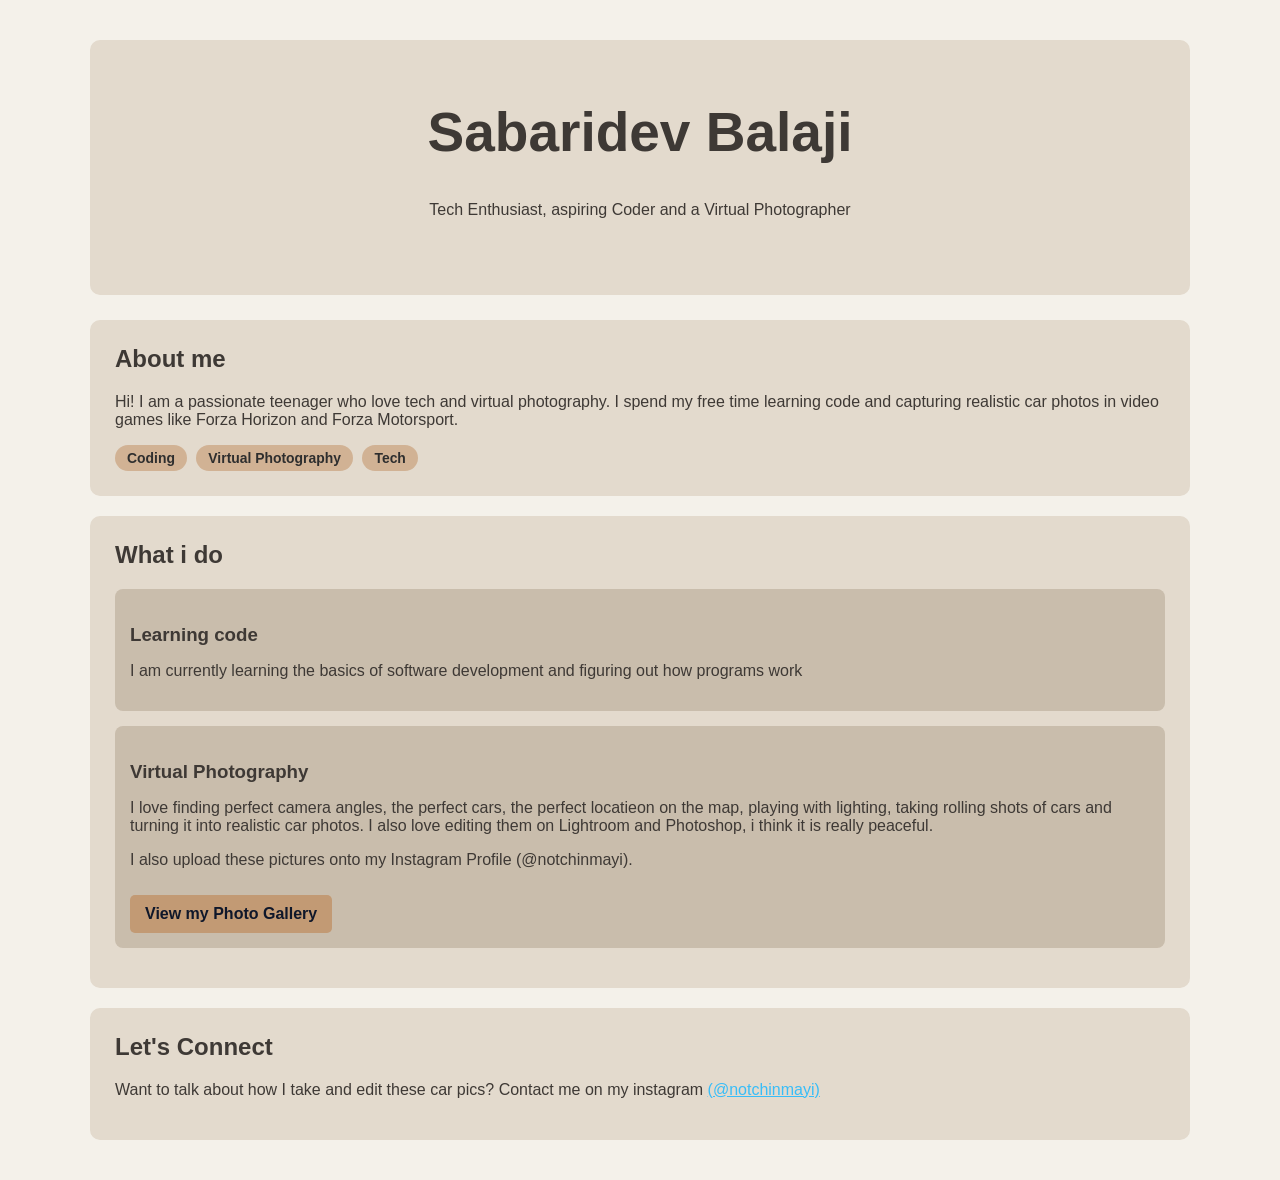
<file: index.html>
<!DOCTYPE html>
<html lang="en">
<head>
    <meta charset="UTF-8">
    <meta name="viewport" content="width=device-width, initial-scale=1.0">
    <title>Sabaridev Balaji| Portfolio</title>
    <link rel="stylesheet" href="style.css">
</head>
<body>
    <header>
        <h1>Sabaridev Balaji</h1>
        <div class="tagline">
        <p>Tech Enthusiast, aspiring Coder and a Virtual Photographer</p>
        </div>
    </header>

    <section>
        <h2>About me</h2>
        <p>Hi! I am a passionate teenager who love tech and virtual photography. I spend my free time learning code and capturing realistic car photos in video games like Forza Horizon and Forza Motorsport.</p>
        <div class="tags">
            <span class="tag">Coding</span>
            <span class="tag">Virtual Photography</span>
            <span class="tag">Tech</span>
        </div>
    </section>
    
    <section>
        <h2>What i do</h2>
        <div class="hobby">
            <h3>Learning code</h3>
            <p>I am currently learning the basics of software development and figuring out how programs work</p>
        </div>
        <div class="hobby">
            <h3>Virtual Photography</h3>
            <p>I love finding perfect camera angles, the perfect cars, the perfect locatieon on the map, playing with lighting, taking rolling shots of cars and turning it into realistic car photos. I also love editing them on Lightroom and Photoshop, i think it is really peaceful.</p>
            <p>I also upload these pictures onto my Instagram Profile (@notchinmayi).</p>
            <a href="photography.html" class="button-link">View my Photo Gallery</a>
        </div>
    
    </section>
    <footer>
        <h2>Let's Connect</h2>
        <p>Want to talk about how I take and edit these car pics? Contact me on my instagram <a href="https://www.instagram.com/notchinmayi/?__pwa=1">(@notchinmayi)</a></p>

    </footer>

</body>
</html>
</file>
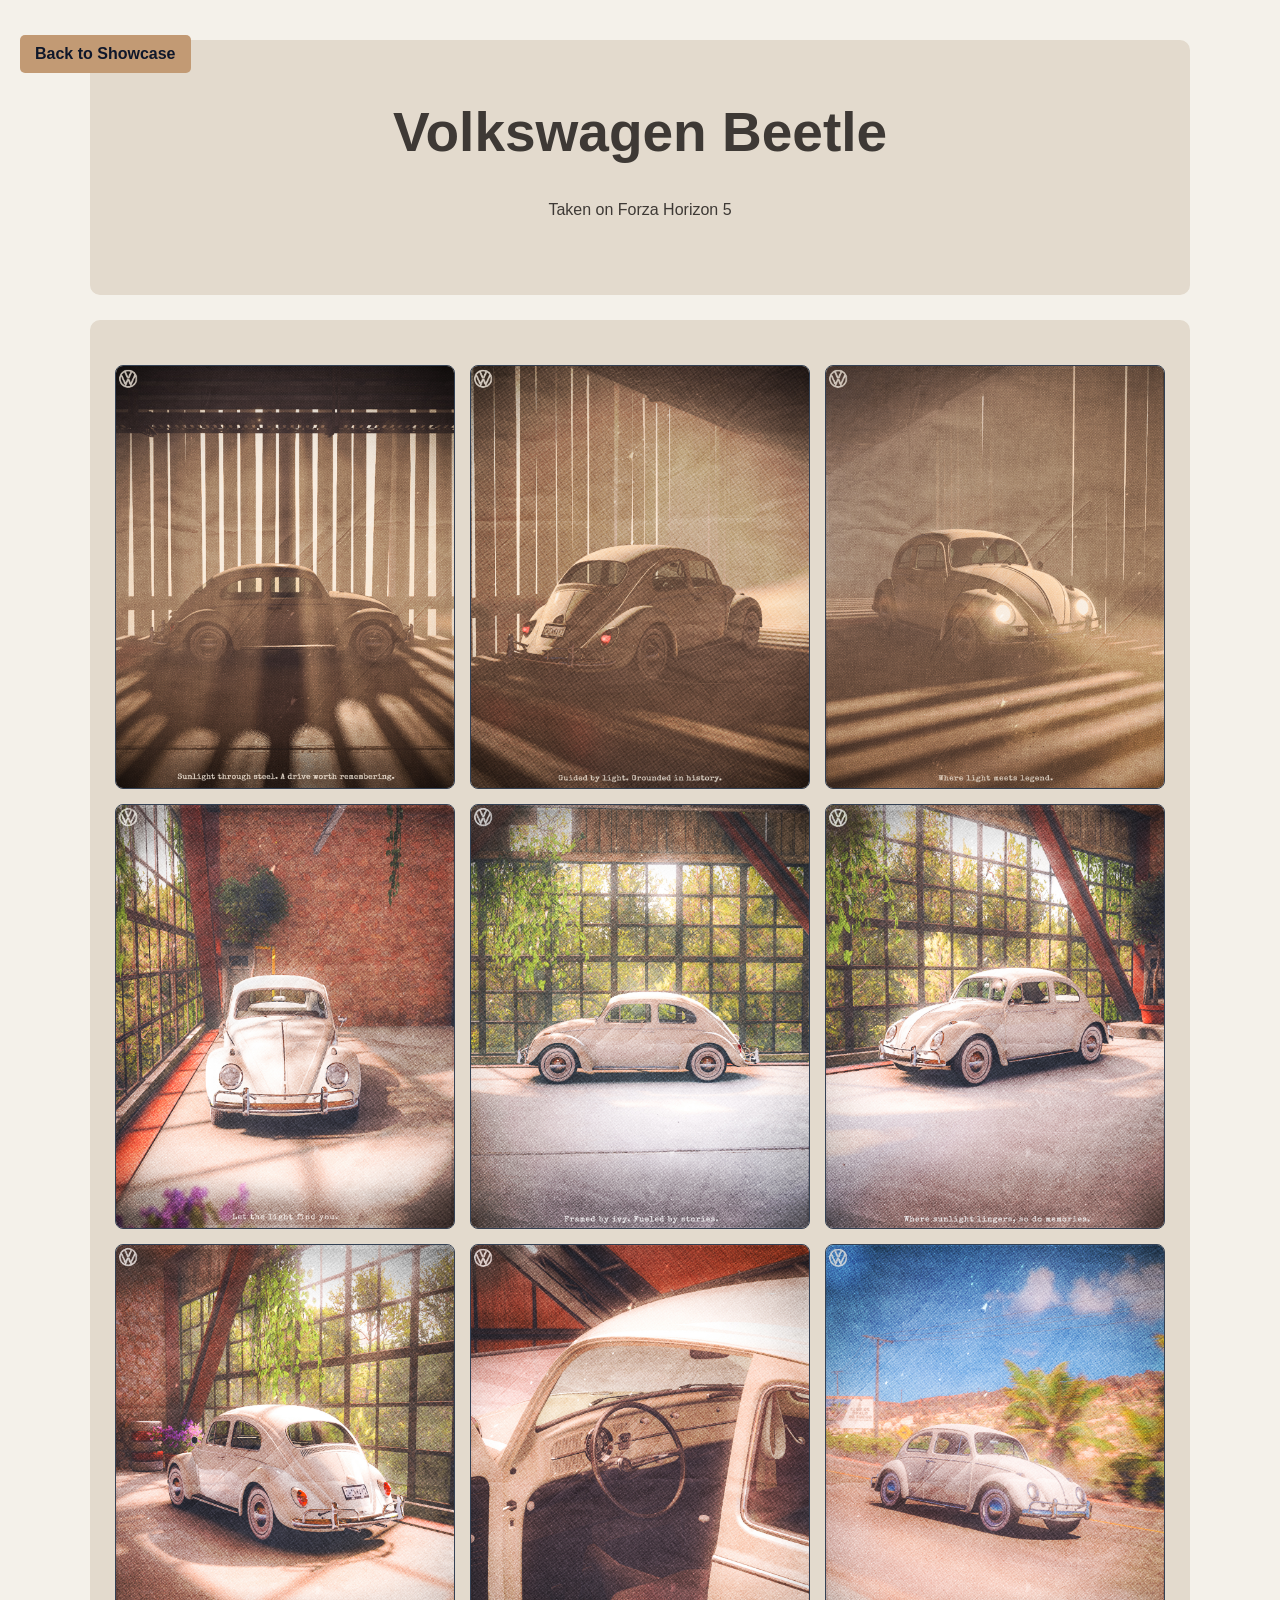
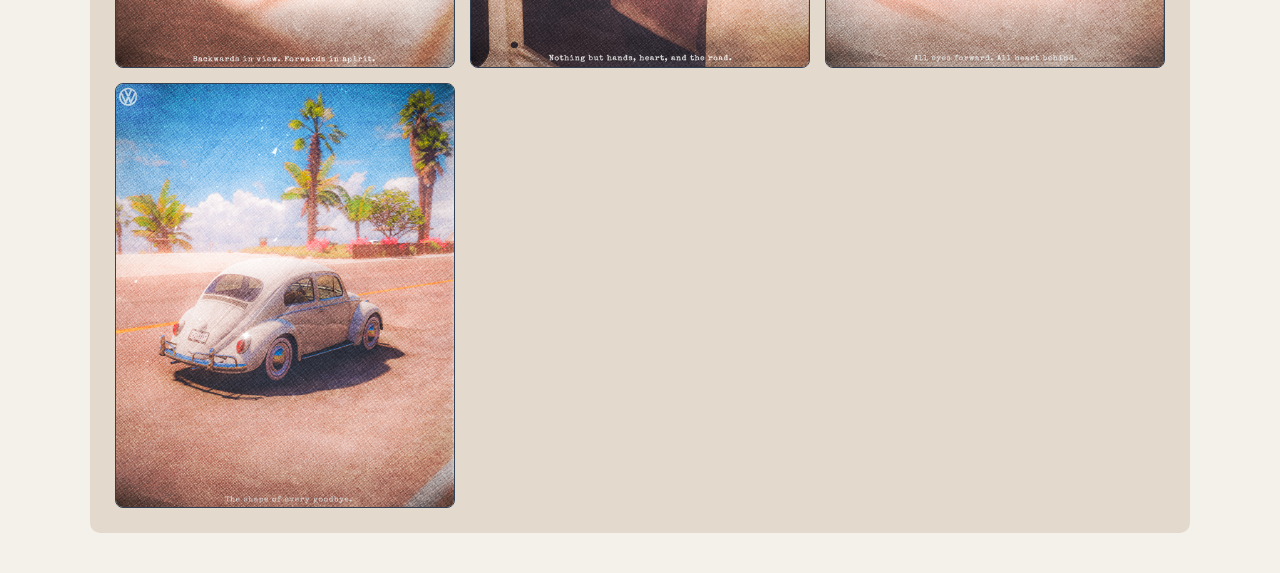
<file: beetle.html>
<!DOCTYPE html>
<html lang="en">
<head>
    <meta charset="UTF-8">
    <meta name="viewport" content="width=device-width, initial-scale=1.0">
    <title>Volkswagen Beetle</title>
    <link rel="stylesheet" href="style.css">
</head>
<body>
    <header>
        <h1>Volkswagen Beetle</h1>
        <p>Taken on Forza Horizon 5</p>
    </header>
    
        <a href="photography.html" class="button-link" id="backtomainpage">Back to Showcase</a>
   
    <section>
        
        <div class="picture-stack">
            <div class="picture-set">
                <img src="vw beetle/Screenshot-2025-07-09-080622.jpg" onclick="openFullscreen(this)">
            </div>
            <div class="picture-set">
                <img src="vw beetle/Screenshot-2025-07-09-080657.jpg" onclick="openFullscreen(this)"> 
            </div>
            <div class="picture-set">
                <img src="vw beetle/Screenshot-2025-07-09-080726.jpg" onclick="openFullscreen(this)">
            </div>
            <div class="picture-set">
                <img src="vw beetle/Screenshot-2025-07-09-082235-2.jpg" onclick="openFullscreen(this)">
            </div>
            <div class="picture-set">
                <img src="vw beetle/Screenshot-2025-07-09-082349.jpg" onclick="openFullscreen(this)">
            </div>
            <div class="picture-set">
                <img src="vw beetle/Screenshot-2025-07-09-082435.jpg" onclick="openFullscreen(this)">
            </div>
            <div class="picture-set">
                <img src="vw beetle/Screenshot-2025-07-09-082502.jpg" onclick="openFullscreen(this)">
            </div>
            <div class="picture-set">
                <img src="vw beetle/Screenshot-2025-07-09-083608.jpg"onclick="openFullscreen(this)">
            </div>
            <div class="picture-set">
                <img src="vw beetle/Screenshot-2025-07-09-084341.jpg" onclick="openFullscreen(this)">
            </div>

            <div class="picture-set">
                <img src="vw beetle/Screenshot-2025-07-09-084603.jpg" onclick="openFullscreen(this)">
            </div>
        </div>
    </section>

    <div id="fullscreen-ovrly" onclick="closeFullscreen()">
        <span class="close-btn">&times;</span>
        <img id="fullscreen-img">
    </div>

    <script>
        function openFullscreen(imgElement){
            const ovrly =document.getElementById("fullscreen-ovrly");
            const fullImg=document.getElementById("fullscreen-img") ;
            ovrly.style.display="flex";
            fullImg.src=imgElement.src;
        }
        function closeFullscreen(){
            document.getElementById("fullscreen-ovrly").style.display="none";
        }
    </script>
</body>
</html>
</file>
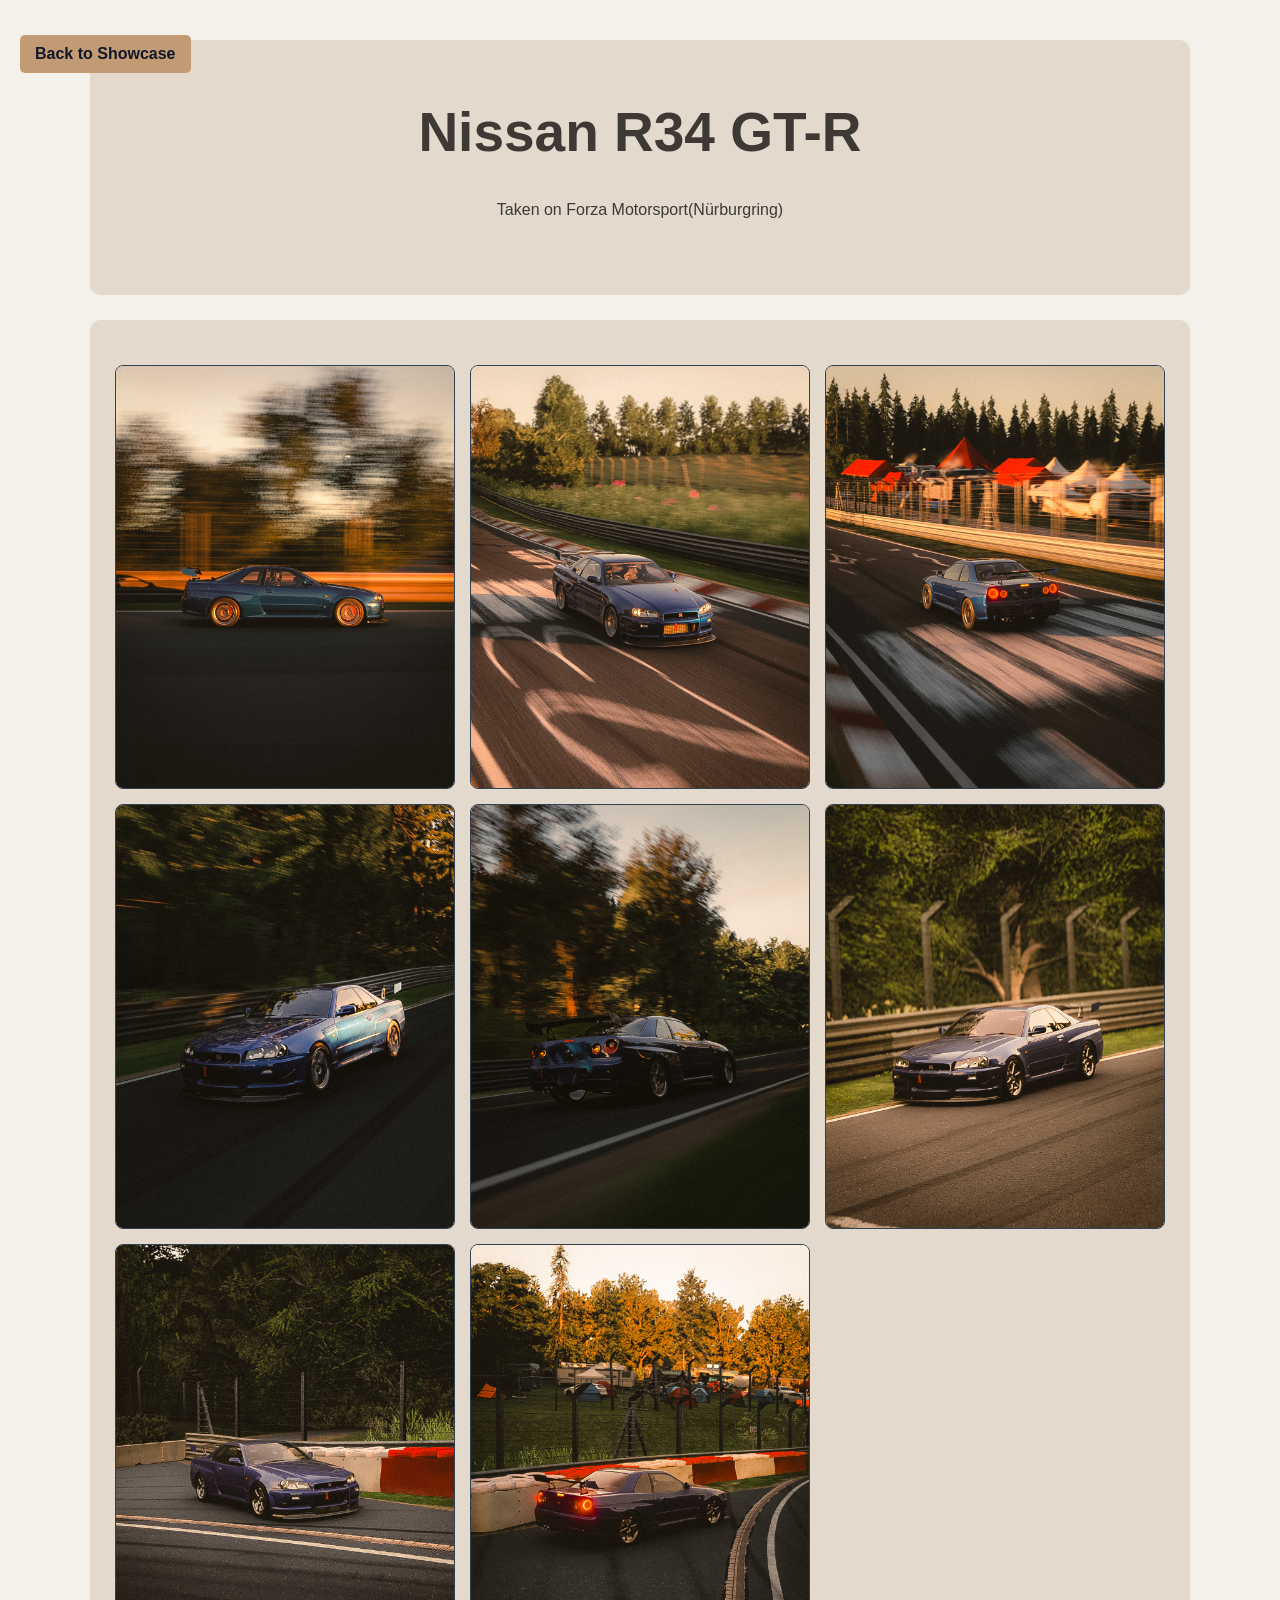
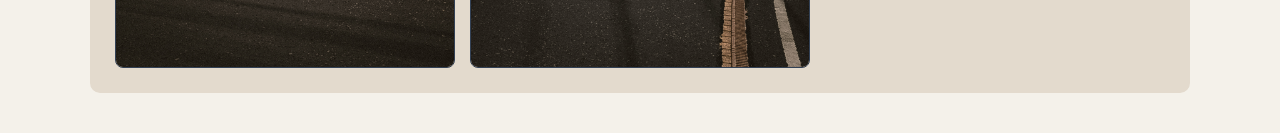
<file: nissangtr.html>
<!DOCTYPE html>
<html lang="en">
<head>
    <meta charset="UTF-8">
    <meta name="viewport" content="width=device-width, initial-scale=1.0">
    <title>Nissan R34 GT-R</title>
    <link rel="stylesheet" href="style.css">
</head>
<body>
    <header>
        <h1>Nissan R34 GT-R</h1>
        <p>Taken on Forza Motorsport(Nürburgring)</p>
    </header>
    <a href ="photography.html" class="button-link" id="backtomainpage">Back to Showcase</a>

    <section>
        <div class="picture-stack">
            <div class="picture-set">
                <img src="nissangtr/Screenshot 2025-11-29 114203.jpg" onclick="openFullscreen(this)">
            </div>
            <div class="picture-set">
                <img src="nissangtr/Screenshot 2025-11-29 115354.jpg"onclick="openFullscreen(this)">
            </div>
            <div class="picture-set">
                <img src="nissangtr/Screenshot 2025-11-29 115232.jpg"onclick="openFullscreen(this)">
            </div>
            <div class="picture-set">
                <img src="nissangtr/Screenshot 2025-11-29 113407.jpg" onclick="openFullscreen(this)">
            </div>
            <div class="picture-set">
                <img src="nissangtr/Screenshot 2025-11-29 113629.jpg"onclick="openFullscreen(this)">
            </div>
            <div class="picture-set">
                <img src="nissangtr/Screenshot 2025-11-29 115628.jpg" onclick="openFullscreen(this)">
            </div>
            <div class="picture-set">
                <img src="nissangtr/Screenshot 2025-11-29 120519.jpg" onclick="openFullscreen(this)">
            </div>
            <div class="picture-set">
                <img src="nissangtr/Screenshot 2025-11-29 120436.jpg" onclick="openFullscreen(this)">
            </div>
        </div>
    </section>
    <div id="fullscreen-ovrly" onclick="closeFullscreen()">
        <span class="close-btn">&times;</span>
        <img id="fullscreen-img">
    </div>
    <script>
        function openFullscreen(imgElement){
            const ovrly =document.getElementById("fullscreen-ovrly");
            const fullImg=document.getElementById("fullscreen-img") ;
            ovrly.style.display="flex";
            fullImg.src=imgElement.src;
        }
        function closeFullscreen(){
            document.getElementById("fullscreen-ovrly").style.display="none";
        }
    </script>

</body>
</html>
</file>
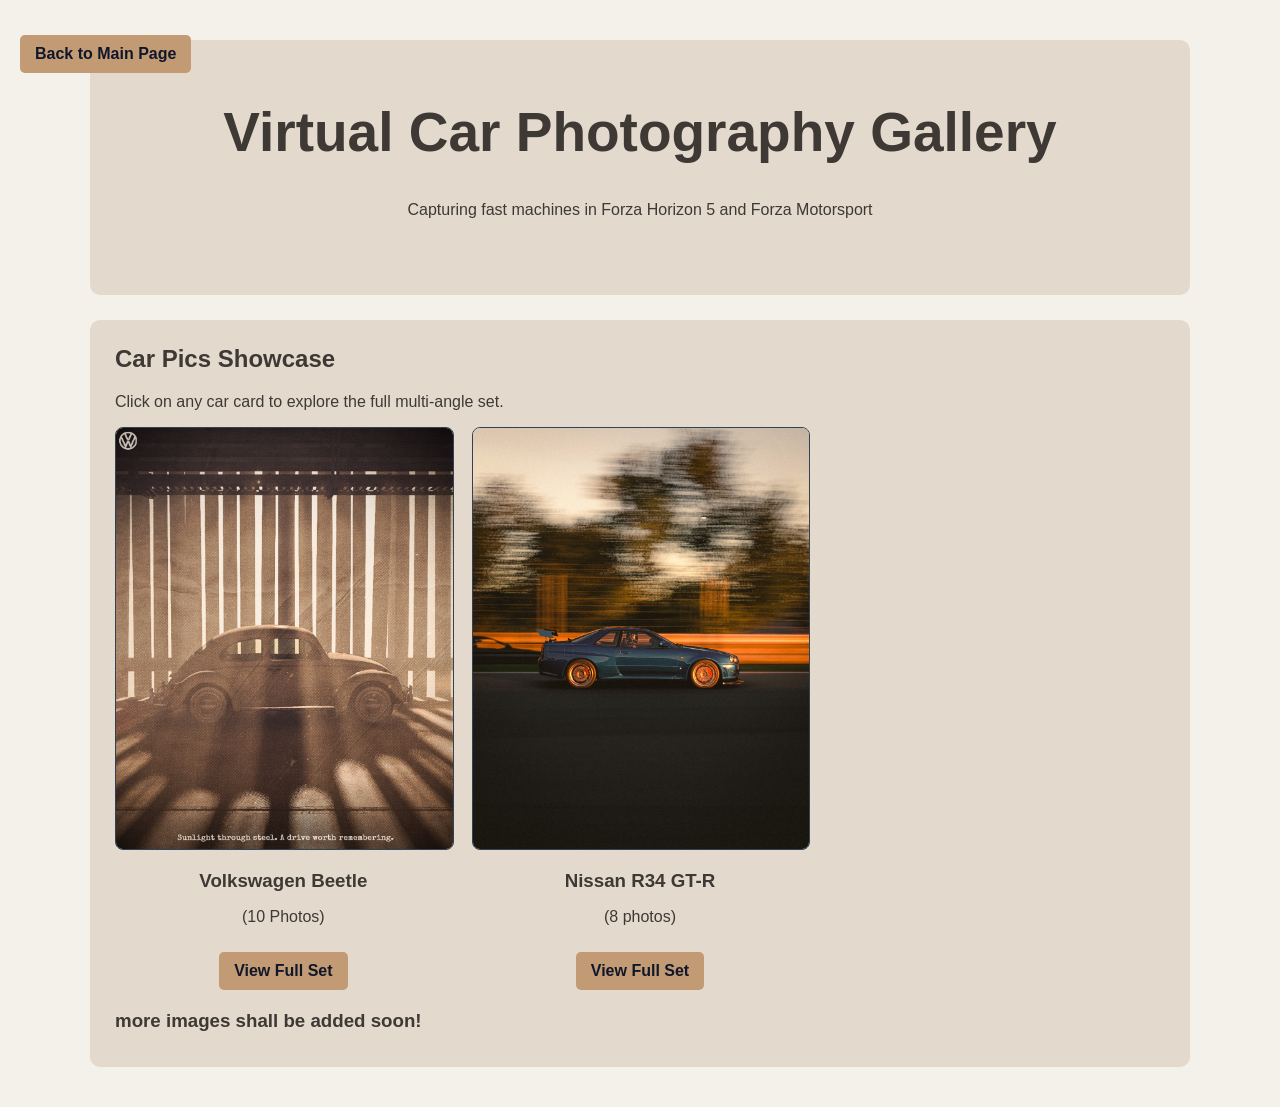
<file: photography.html>
<!DOCTYPE html>
<html lang="en">
<head>
    <meta charset="UTF-8">
    <meta name="viewport" content="width=device-width, initial-scale=1.0">
    <title>My Virtual Car Pics</title>
    <link rel="stylesheet" href="style.css">
</head>
<body>
    <a href="index.html" class="button-link" id="backtomainpage">Back to Main Page</a>
    <header>
        <h1>Virtual Car Photography Gallery</h1>
        <p>Capturing fast machines in Forza Horizon 5 and Forza Motorsport</p>
    </header>
    
    <section>
        <h2>Car Pics Showcase</h2>
        <p>Click on any car card to explore the full multi-angle set.</p>

        <div class="layout">
            <div class="photocard">
             <a href="beetle.html" class="image-button">
                <img src="vw beetle/Screenshot-2025-07-09-080622.jpg" >
            </a>
                <div class="caption">
                    <h3 class="beetle">Volkswagen Beetle</h3>
                    <p>(10 Photos)</p>
                    <a href="beetle.html" class="button-link">View Full Set</a>
            
                </div>
               </div> 
                <div class="photocard">
                    <a href="nissangtr.html" class="image-button">
                        <img src="nissangtr/Screenshot 2025-11-29 114203.jpg">

                    </a>
                    <div class="caption">
                        <h3 class="beetle">Nissan R34 GT-R</h3>
                        <p>(8 photos)</p>
                        <a href="nissangtr.html" class="button-link">View Full Set</a>
                    </div>
                </div>
            </div>
            <h3>more images shall be added soon!</h3>
        </div>
    </section>
</body>
</html>
</file>
<file: style.css>
body {
    font-family: Arial, sans-serif;
    max-width: 1100px;
    margin:40px auto;
    padding: 0 20px;
    background-color:#F4F1EA;
    color: #e3e9f0;
    position:relative;
}

header{
    text-align: center;
    padding: 60px 20px;
    background-color: #E3DACD;
    color: white;
    border-radius:10px;
    margin-bottom: 25px;
    position:relative;
    
}

section, footer{
    background: #E3DACD;
    padding: 25px;
    margin-bottom:20px;
    border-radius:10px;
    
}

h1,h2, h3{
    color:#3E3935;
    margin-top:0;
    
}

.hobby{
    background-color: #c9bdac;
    padding:15px;
    margin-bottom:15px ;
    border-radius:8px  ;

}

.tag{
    display: inline-block;
    background:#d1b294;
    color:rgb(46, 46, 46);
    font-weight: 550;
    padding:5px 12px;
    border-radius: 15px;
    font-size: 0.87rem;
    margin-right: 5px;
}

.button-link{
    display: inline-block;
    background-color:#C29A74;
    color: #0f172a;
    padding:10px 15px;
    border-radius:5px ;
    text-decoration: none;
    font-weight:bold;
    margin-top: 10px;

}

.button-link:hover{
    background-color:#a99b8d;
}

.layout{
    display: grid;
    grid-template-columns: repeat(auto-fill, minmax(280px, 1fr));
    align-items: start;
    flex-direction:column;
    gap: 20px;
    margin-top:15px;

}

.photocard img, .picture-set{
    background:#0f172a;
    border-radius:8px;
    overflow:hidden;
    border:1px solid #334155;
}

.photocard img, .picture-set img{
    width:100%;
    height:auto;
    display:block;
}

.picture-stack{
    display: grid;
    grid-template-columns: repeat(3, 1fr);
    flex-direction:column;
    gap:15px;
    margin-top:20px;
}

a{
    color: #38bdf8
}

.tagline{
    color:#3E3935;
}

p{
    color:#3E3935;
}
.caption{
 text-align: center;
 
}

h3{
margin-top: 20px;
margin-bottom:10px;

}

h1{
    font-size: 55px;
}

#backtomainpage{
   position:fixed;
   top: 35px;
   left: 20px;
   z-index: 1000;
   margin: 0;
   
}

.picture-set{
    background: #0f172a;
    border-radius: 8px;
    overflow: hidden;
    border:1px solid #334155
}

.picture-set img{
    width: 100%;
    height: auto;
    aspect-ratio: 4/5;
    display: block;
    object-fit: cover;
    cursor: pointer;
    transition: transform 0.2s ease;
    border: none;
}

.picture-set img:hover{
    transform: scale(1.03)
}
#fullscreen-ovrly{
    display:none;
    position: fixed;
    z-index:10000;
    left:0;
    top:0;
    width:100%;
    height:100%;
    background-color:#0F172A80;
    backdrop-filer: blur(11px);
    -webkit-backdrop-filter: blur(11px);
    justify-content:center;
    align-items: center;
    border:1px solid #ffffff1a;
}
#fullscreen-img{
    max-width: 90%;
    max-height:90%;
    border-radius:5px;
}
.close-btn{
    position:absolute;
    top:20px;
    right:35px;
    color:white;
    font-size:40px;
    font-weight:bold;
    cursor:pointer;
}
</file>
